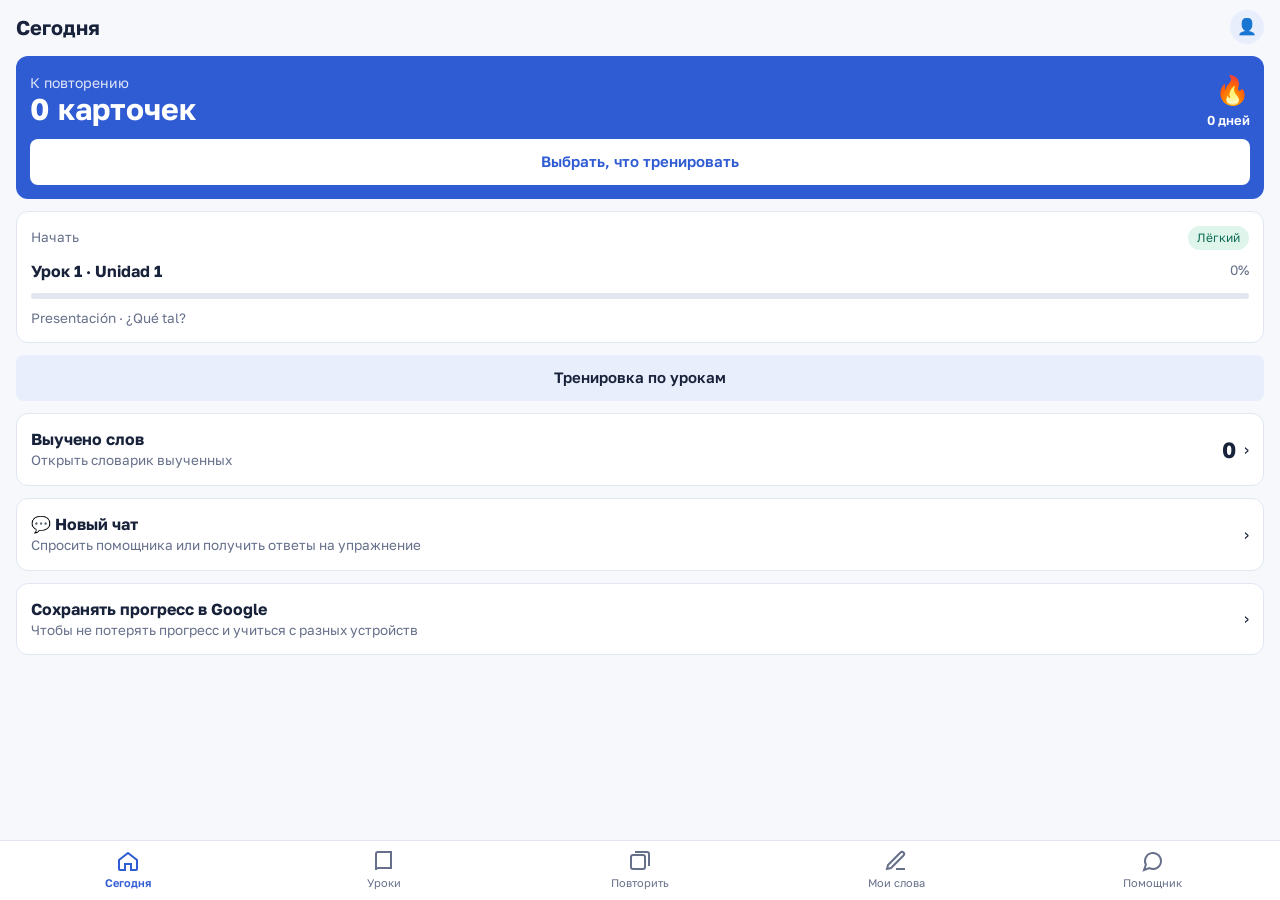
<file: index.html>
<!doctype html>
<html lang="ru" data-style="b">
<head>
<meta charset="utf-8">
<meta name="viewport" content="width=device-width,initial-scale=1,viewport-fit=cover">
<title>espanol.uchit</title>
<meta name="description" content="Испанский по учебнику «Español Actual. Начальный курс»">
<meta name="theme-color" content="#2f5bd3">
<link rel="manifest" href="manifest.webmanifest">
<link rel="icon" href="icons/icon-192.png">
<link rel="apple-touch-icon" href="icons/icon-192.png">
<link rel="preconnect" href="https://fonts.googleapis.com">
<link rel="stylesheet" href="https://fonts.googleapis.com/css2?family=Unbounded:wght@500;700&family=Golos+Text:wght@400;500;600;700&display=swap">
<link rel="stylesheet" href="css/app.css">
</head>
<body>
<header class="top">
  <button class="back" id="back" aria-label="Назад" hidden>
    <svg viewBox="0 0 24 24" fill="none" stroke="currentColor" stroke-width="2.2"><path d="M15 18l-6-6 6-6"/></svg>
  </button>
  <h1 id="title">espanol.uchit</h1>
  <span id="syncDot" class="sync-dot" title="Синхронизация"></span>
  <button class="ava" id="ava" aria-label="Профиль">?</button>
</header>

<main id="view" tabindex="-1"></main>

<nav class="tabs" role="tablist">
  <a href="#/today" data-tab="today"><svg viewBox="0 0 24 24" fill="none" stroke="currentColor" stroke-width="2"><path d="M3 11l9-7 9 7v9a1 1 0 0 1-1 1h-5v-6H9v6H4a1 1 0 0 1-1-1z"/></svg>Сегодня</a>
  <a href="#/lessons" data-tab="lessons"><svg viewBox="0 0 24 24" fill="none" stroke="currentColor" stroke-width="2"><path d="M4 5a2 2 0 0 1 2-2h13v16H6a2 2 0 0 0-2 2z"/><path d="M4 21V5"/></svg>Уроки</a>
  <a href="#/review" data-tab="review"><svg viewBox="0 0 24 24" fill="none" stroke="currentColor" stroke-width="2"><rect x="3" y="6" width="14" height="14" rx="2"/><path d="M7 3h12a2 2 0 0 1 2 2v12"/></svg>Повторить</a>
  <a href="#/my" data-tab="my"><svg viewBox="0 0 24 24" fill="none" stroke="currentColor" stroke-width="2"><path d="M12 20h9"/><path d="M16.5 3.5a2.1 2.1 0 0 1 3 3L7 19l-4 1 1-4z"/></svg>Мои слова</a>
  <a href="#/ai" data-tab="ai"><svg viewBox="0 0 24 24" fill="none" stroke="currentColor" stroke-width="2"><path d="M21 12a8 8 0 0 1-11.6 7.1L4 21l1.9-5.4A8 8 0 1 1 21 12z"/></svg>Помощник</a>
</nav>

<div id="toast" class="toast" role="status" aria-live="polite"></div>

<script src="config.js"></script>
<script type="module" src="js/main.js"></script>
</body>
</html>
</file>
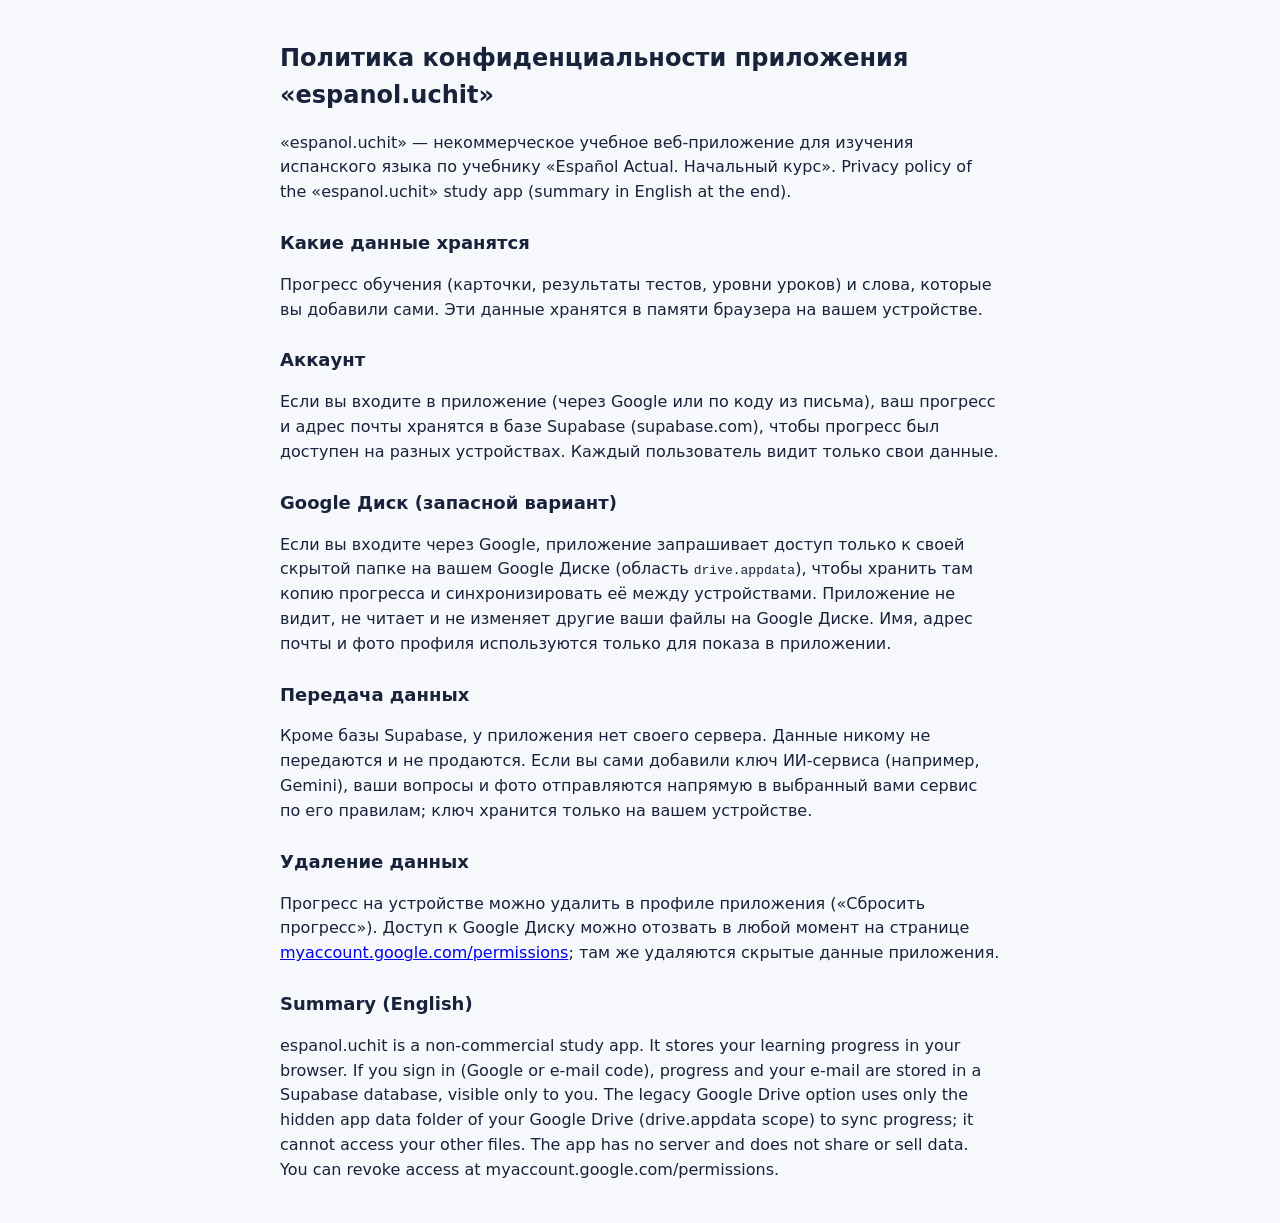
<file: privacy.html>
<!doctype html>
<html lang="ru">
<head>
<meta charset="utf-8">
<meta name="viewport" content="width=device-width,initial-scale=1">
<title>espanol.uchit — политика конфиденциальности</title>
<style>
body{font-family:system-ui,-apple-system,"Segoe UI",Roboto,sans-serif;max-width:720px;margin:0 auto;padding:24px 16px;line-height:1.55;color:#18223a;background:#f6f8fc}
h1{font-size:24px}h2{font-size:18px;margin-top:24px}
</style>
</head>
<body>
<h1>Политика конфиденциальности приложения «espanol.uchit»</h1>
<p>«espanol.uchit» — некоммерческое учебное веб-приложение для изучения испанского языка по учебнику «Español Actual. Начальный курс». Privacy policy of the «espanol.uchit» study app (summary in English at the end).</p>

<h2>Какие данные хранятся</h2>
<p>Прогресс обучения (карточки, результаты тестов, уровни уроков) и слова, которые вы добавили сами. Эти данные хранятся в памяти браузера на вашем устройстве.</p>

<h2>Аккаунт</h2>
<p>Если вы входите в приложение (через Google или по коду из письма), ваш прогресс и адрес почты хранятся в базе Supabase (supabase.com), чтобы прогресс был доступен на разных устройствах. Каждый пользователь видит только свои данные.</p>
<h2>Google Диск (запасной вариант)</h2>
<p>Если вы входите через Google, приложение запрашивает доступ только к своей скрытой папке на вашем Google Диске (область <code>drive.appdata</code>), чтобы хранить там копию прогресса и синхронизировать её между устройствами. Приложение не видит, не читает и не изменяет другие ваши файлы на Google Диске. Имя, адрес почты и фото профиля используются только для показа в приложении.</p>

<h2>Передача данных</h2>
<p>Кроме базы Supabase, у приложения нет своего сервера. Данные никому не передаются и не продаются. Если вы сами добавили ключ ИИ-сервиса (например, Gemini), ваши вопросы и фото отправляются напрямую в выбранный вами сервис по его правилам; ключ хранится только на вашем устройстве.</p>

<h2>Удаление данных</h2>
<p>Прогресс на устройстве можно удалить в профиле приложения («Сбросить прогресс»). Доступ к Google Диску можно отозвать в любой момент на странице <a href="https://myaccount.google.com/permissions">myaccount.google.com/permissions</a>; там же удаляются скрытые данные приложения.</p>

<h2>Summary (English)</h2>
<p>espanol.uchit is a non-commercial study app. It stores your learning progress in your browser. If you sign in (Google or e-mail code), progress and your e-mail are stored in a Supabase database, visible only to you. The legacy Google Drive option uses only the hidden app data folder of your Google Drive (drive.appdata scope) to sync progress; it cannot access your other files. The app has no server and does not share or sell data. You can revoke access at myaccount.google.com/permissions.</p>
</body>
</html>
</file>
<file: css/app.css>
/* Еспаньола — три стиля: a «Сиеста», b «Тетрадь», c «Тёмная» */
:root{
  --display:"Unbounded","Golos Text",system-ui,sans-serif;
  --body:"Golos Text",system-ui,-apple-system,"Segoe UI",Roboto,sans-serif;
  --ok:#16a37f; --bad:#d6372b; --warn:#d98a00;
}
html[data-style="a"]{--bg:#fffaf0;--fg:#2a1d14;--mut:#7d6a5a;--card:#ffffff;--line:#f0e2c8;--acc:#d6372b;--acc2:#f5b301;--soft:#fff0c2;--on-acc:#fff;--head:var(--display);--r:18px;color-scheme:light}
html[data-style="b"]{--bg:#f6f8fc;--fg:#18223a;--mut:#66708a;--card:#ffffff;--line:#e1e6f0;--acc:#2f5bd3;--acc2:#16a37f;--soft:#e8eefc;--on-acc:#fff;--head:var(--body);--r:12px;color-scheme:light}
html[data-style="d"]{--bg:#0d0d0d;--fg:#f2f2f2;--mut:#a3a3a3;--card:#1a1a1a;--line:#2c2c2c;--acc:#ffd000;--acc2:#ffb300;--soft:#262626;--on-acc:#111;--head:var(--body);--r:14px;--ok:#7ed37e;--bad:#ff6b5e;color-scheme:dark}
html[data-style="e"]{--bg:#0d0d0d;--fg:#f2f2f2;--mut:#a3a3a3;--card:#1a1a1a;--line:#2c2c2c;--acc:#e53935;--acc2:#ff7043;--soft:#262626;--on-acc:#fff;--head:var(--body);--r:14px;--ok:#7ed37e;--bad:#ff8a80;color-scheme:dark}
html[data-style="c"]{--bg:#121212;--fg:#e8eaed;--mut:#9aa0a6;--card:#1e1f20;--line:#2e3033;--acc:#8ab4f8;--acc2:#81c995;--soft:#2a2b2e;--on-acc:#0b1a33;--head:var(--body);--r:14px;--ok:#81c995;--bad:#f28b82;color-scheme:dark}

*{box-sizing:border-box}
html,body{margin:0;height:100%}
body{background:var(--bg);color:var(--fg);font-family:var(--body);font-size:16px;line-height:1.45;-webkit-tap-highlight-color:transparent;display:flex;flex-direction:column;overflow:hidden}
button,input,textarea,select{font:inherit;color:inherit}
a{color:var(--acc)}
[hidden]{display:none!important}

.top{display:flex;align-items:center;gap:8px;padding:calc(env(safe-area-inset-top,0px) + 10px) 16px 8px;background:var(--bg)}
.top h1{flex:1;margin:0;font-family:var(--head);font-size:20px;font-weight:700;white-space:nowrap;overflow:hidden;text-overflow:ellipsis}
.back{border:0;background:none;padding:4px;margin-left:-6px;width:34px;height:34px;color:var(--fg);cursor:pointer}
.back svg{width:24px;height:24px}
.ava{width:34px;height:34px;border-radius:50%;border:0;background:var(--soft);color:var(--acc);font-weight:700;cursor:pointer;overflow:hidden;padding:0;flex:none}
.ava img{width:100%;height:100%;object-fit:cover}
.sync-dot{width:8px;height:8px;border-radius:50%;background:transparent;flex:none}
.sync-dot.on{background:var(--ok)}.sync-dot.busy{background:var(--warn)}.sync-dot.err{background:var(--bad)}

main{flex:1;overflow-y:auto;padding:4px 16px 24px;display:flex;flex-direction:column;gap:12px;outline:none;-webkit-overflow-scrolling:touch}
main>*{flex:none}

.tabs{display:grid;grid-template-columns:repeat(5,1fr);border-top:1px solid var(--line);background:var(--card);padding-bottom:env(safe-area-inset-bottom,0px)}
.tabs a{font-size:11px;color:var(--mut);text-decoration:none;padding:8px 0 9px;display:grid;justify-items:center;gap:2px}
.tabs a.on{color:var(--acc);font-weight:600}
.tabs svg{width:24px;height:24px}

.c{background:var(--card);border:1px solid var(--line);border-radius:var(--r);padding:14px}
.c.tight{padding:10px 12px}
.stack{display:grid;gap:10px}
.hero{background:var(--acc);color:var(--on-acc);border:0}
.hero .big{font-family:var(--head);font-size:30px;font-weight:700;line-height:1.1}
.hero .btn{background:var(--card);color:var(--acc)}
.row{display:flex;justify-content:space-between;align-items:center;gap:8px}
.row.start{justify-content:flex-start}
.grow{flex:1;min-width:0}
.mut{color:var(--mut);font-size:13.5px}
.small{font-size:13px}
h2{font-family:var(--head);font-size:17px;margin:8px 0 0;font-weight:700}
h3{font-size:15px;margin:0}
.sec-title{font-size:12px;letter-spacing:.06em;text-transform:uppercase;color:var(--mut);margin:6px 2px -4px}

.btn{display:block;text-align:center;text-decoration:none;font-weight:600;font-size:15px;border:0;border-radius:calc(var(--r) - 4px);padding:12px 14px;background:var(--acc);color:var(--on-acc);cursor:pointer;width:100%}
.btn.ghost{background:var(--soft);color:var(--fg)}
.btn.line{background:transparent;border:1px solid var(--line);color:var(--fg)}
.btn.sm{width:auto;display:inline-block;padding:8px 12px;font-size:14px}
.btn:disabled{opacity:.5}
.btns{display:flex;gap:8px;flex-wrap:wrap}
.btns>.btn{flex:1}

.bar{height:6px;border-radius:3px;background:var(--line);overflow:hidden}
.bar i{display:block;height:100%;background:var(--acc2);transition:width .3s}
.chip{display:inline-block;font-size:12px;padding:3px 9px;border-radius:999px;background:var(--soft);color:var(--mut);white-space:nowrap;border:0}
button.chip{cursor:pointer}
.chip.on{background:var(--acc);color:var(--on-acc)}
.chip.lvl0{background:#dff5ec;color:#0c6b52}.chip.lvl1{background:#fff1cc;color:#8a5a00}.chip.lvl2{background:#fde2df;color:#a3261c}
html[data-style="d"] .chip.lvl0,html[data-style="e"] .chip.lvl0,html[data-style="c"] .chip.lvl0{background:#1e3a2b;color:#81c995}html[data-style="d"] .chip.lvl1,html[data-style="e"] .chip.lvl1,html[data-style="c"] .chip.lvl1{background:#3a3220;color:#fdd663}html[data-style="d"] .chip.lvl2,html[data-style="e"] .chip.lvl2,html[data-style="c"] .chip.lvl2{background:#3c2321;color:#f28b82}

.lesson{display:grid;grid-template-columns:40px 1fr auto;gap:12px;align-items:center;text-decoration:none;color:inherit}
.num{width:40px;height:40px;border-radius:10px;background:var(--soft);display:grid;place-items:center;font-weight:700;font-family:var(--head);color:var(--acc)}
.lesson.empty{opacity:.55}

.seg{display:flex;background:var(--soft);border-radius:999px;padding:3px;gap:2px}
.seg button{flex:1;text-align:center;font-size:13.5px;padding:7px 0;border-radius:999px;border:0;background:none;cursor:pointer;color:var(--fg)}
.seg button.on{background:var(--card);font-weight:600;box-shadow:0 1px 2px rgba(0,0,0,.08)}

.word-row{display:flex;align-items:center;gap:10px;padding:9px 0;border-top:1px solid var(--line)}
.word-row:first-child{border-top:0}
.word-row .es{font-weight:600}
.abc{font-weight:700;color:var(--accent,inherit);padding:10px 0 2px;border-top:1px solid var(--line);font-size:.95em;opacity:.8}
.abc + .word-row{border-top:0}
.word-row .ru{color:var(--mut);font-size:14px}
.word-row .thumb{width:40px;height:40px;border-radius:8px;object-fit:cover;flex:none;background:var(--soft)}
.ic{display:inline-grid;place-items:center;width:36px;height:36px;border-radius:50%;background:var(--soft);font-size:16px;border:0;cursor:pointer;flex:none;text-decoration:none;color:var(--fg)}
.ic.on{background:var(--acc);color:var(--on-acc)}
.ic.rec{background:var(--bad);color:#fff;animation:pulse 1s infinite}
@keyframes pulse{50%{opacity:.6}}
.icons{display:flex;gap:6px}
.g{font-size:11px;color:var(--mut);margin-left:4px;font-weight:400}

table.gt{border-collapse:collapse;width:100%;font-size:14px}
table.gt td{border:1px solid var(--line);padding:6px 8px;vertical-align:top}
table.gt tr:first-child td{background:var(--soft);font-weight:600}
.scroll-x{overflow-x:auto}
ul.pts{margin:6px 0 0;padding-left:18px}
ul.pts li{margin:3px 0}
.ex-list{display:flex;flex-wrap:wrap;gap:6px;margin-top:8px}
.ex-list button{border:1px solid var(--line);background:var(--bg);border-radius:10px;padding:5px 9px;font-size:14px;cursor:pointer;text-align:left}

/* карточка */
.flash{cursor:pointer}
.flash .in{position:relative}
.face{min-height:260px;border-radius:var(--r);background:var(--card);border:1px solid var(--line);display:grid;place-items:center;text-align:center;padding:18px}
.face.fb-back,.flash.flip .face.fb-front{display:none}
.flash.flip .face.fb-back{display:grid;animation:flipIn .3s ease}
@keyframes flipIn{from{transform:rotateX(70deg);opacity:.2}to{transform:none;opacity:1}}
.face img{max-width:100%;max-height:130px;border-radius:10px;margin-bottom:8px}
.word{font-family:var(--head);font-size:28px;font-weight:700;line-height:1.2;word-break:break-word}
.grade{display:grid;grid-template-columns:repeat(3,1fr);gap:8px}
.grade button{font-weight:600;font-size:14px;border-radius:12px;border:1px solid var(--line);background:var(--card);padding:12px 0;cursor:pointer}
.grade button small{display:block;font-weight:400;color:var(--mut);font-size:11.5px}

/* тест */
.q-prompt .listen{width:72px;height:72px;font-size:30px}
.q-prompt{font-family:var(--head);font-size:24px;font-weight:700;text-align:center;line-height:1.25;word-break:break-word}
.q-kind{text-align:center}
.opts{display:grid;gap:8px}
.opts.pics{grid-template-columns:1fr 1fr}
.opt{border:1px solid var(--line);border-radius:12px;padding:13px 12px;background:var(--card);font-size:15.5px;text-align:left;cursor:pointer;width:100%}
.opt img{width:100%;height:110px;object-fit:cover;border-radius:8px;display:block}
.opt.ok{border-color:var(--ok);box-shadow:0 0 0 2px var(--ok) inset}
.opt.bad{border-color:var(--bad);box-shadow:0 0 0 2px var(--bad) inset}
.inp{width:100%;border:1px solid var(--line);border-radius:12px;padding:13px 12px;background:var(--card);font-size:17px}
.inp:focus{outline:2px solid var(--acc);outline-offset:0}
textarea.inp{min-height:120px;font-size:15px;resize:vertical}
.fb{border-radius:12px;padding:10px 12px;font-size:15px}
.fb.ok{background:color-mix(in srgb,var(--ok) 15%,var(--card));}
.fb.bad{background:color-mix(in srgb,var(--bad) 14%,var(--card));}
.fb.almost{background:color-mix(in srgb,var(--warn) 16%,var(--card));}
.tiles{display:flex;flex-wrap:wrap;gap:6px;min-height:46px;padding:6px;border:1px dashed var(--line);border-radius:12px}
.tile{border:1px solid var(--line);background:var(--card);border-radius:10px;padding:7px 10px;font-size:15.5px;cursor:pointer}
.accents{display:flex;gap:6px;flex-wrap:wrap}
.accents button{min-width:36px;padding:6px 0;border-radius:8px;border:1px solid var(--line);background:var(--card);cursor:pointer}

.check{display:flex;align-items:center;gap:10px;padding:8px 0;border-top:1px solid var(--line)}
.check:first-child{border-top:0}
.check input{width:20px;height:20px;accent-color:var(--acc)}

.bubble{padding:10px 12px;border-radius:14px;font-size:15px;max-width:88%;white-space:pre-wrap;word-break:break-word}
.bubble.me{background:var(--acc);color:var(--on-acc);align-self:flex-end}
.bubble.ai{background:var(--card);border:1px solid var(--line);align-self:flex-start}
.chat{display:flex;flex-direction:column;gap:8px}

.toast{position:fixed;left:50%;bottom:calc(76px + env(safe-area-inset-bottom,0px));transform:translateX(-50%) translateY(20px);background:var(--fg);color:var(--bg);padding:10px 14px;border-radius:12px;font-size:14px;opacity:0;pointer-events:none;transition:.25s;max-width:calc(100% - 32px);z-index:10}
.toast.show{opacity:1;transform:translateX(-50%)}
.field{display:grid;gap:4px}
.field label{font-size:13px;color:var(--mut)}
.styles{display:grid;grid-template-columns:repeat(3,1fr);gap:8px}
.styles button{min-width:0}
.styles button{border:1px solid var(--line);border-radius:12px;padding:10px 6px;background:var(--card);cursor:pointer;font-size:13px;display:grid;justify-items:center;gap:6px}
.styles button.on{box-shadow:0 0 0 2px var(--acc) inset}
.sw{width:22px;height:22px;border-radius:50%}
.steps{padding-left:20px;margin:6px 0}
.steps li{margin:6px 0}
code{background:var(--soft);padding:1px 5px;border-radius:5px;font-size:.92em;word-break:break-all}
.empty-note{text-align:center;color:var(--mut);padding:24px 8px}
.credit{font-size:11px;color:var(--mut)}

/* ---------- Чат с помощником ---------- */
main.chatmode{padding:0;gap:0;overflow:hidden}
.chat-scroll{flex:1 1 auto!important;overflow-y:auto;padding:8px 14px 16px;-webkit-overflow-scrolling:touch;scroll-behavior:auto}
.chat{gap:14px;min-height:100%}
.msg{display:flex;gap:10px;align-items:flex-start;animation:msgIn .22s ease-out}
.msg.me{justify-content:flex-end}
.msg .bubble.me{border-radius:20px 20px 6px 20px;padding:10px 14px;max-width:84%;font-size:15.5px;line-height:1.4}
@keyframes msgIn{from{opacity:0;transform:translateY(6px)}to{opacity:1;transform:none}}
.ai-ava,.chat-logo{flex:none;width:30px;height:30px;border-radius:50%;background:linear-gradient(135deg,var(--acc),var(--acc2));color:var(--on-acc);font:700 11px/30px var(--display);text-align:center;letter-spacing:.02em}
.ai-body{flex:1;min-width:0}
.md{font-size:15.5px;line-height:1.55;word-break:break-word}
.md p{margin:0 0 8px}.md p:last-child{margin-bottom:0}
.md h4{font-size:16px;margin:12px 0 6px;font-family:var(--head)}
.md ul,.md ol{margin:4px 0 8px;padding-left:22px}
.md li{margin:3px 0}
.md hr{border:0;border-top:1px solid var(--line);margin:10px 0}
.md pre{background:var(--soft);padding:10px 12px;border-radius:10px;overflow-x:auto;font-size:13.5px;white-space:pre-wrap}
.md code{word-break:normal}
.md-table{overflow-x:auto;margin:6px 0 10px;border:1px solid var(--line);border-radius:10px}
.md table{border-collapse:collapse;width:100%;font-size:14px}
.md th,.md td{padding:7px 10px;border-bottom:1px solid var(--line);text-align:left;vertical-align:top}
.md th{background:var(--soft);font-weight:600}
.md tr:last-child td{border-bottom:0}
.msg.err .md{color:var(--bad)}
.msg-acts{display:flex;gap:4px;margin-top:4px}
.icon-btn{display:inline-flex;align-items:center;gap:5px;border:0;background:none;color:var(--mut);font-size:12.5px;padding:5px 6px;border-radius:8px;cursor:pointer}
.icon-btn:active{background:var(--soft)}
.icon-btn svg{width:16px;height:16px}
.typing{display:flex;gap:4px;padding:11px 4px}
.typing i{width:7px;height:7px;border-radius:50%;background:var(--mut);animation:dot 1.2s infinite ease-in-out}
.typing i:nth-child(2){animation-delay:.15s}.typing i:nth-child(3){animation-delay:.3s}
@keyframes dot{0%,80%,100%{opacity:.25;transform:translateY(0)}40%{opacity:1;transform:translateY(-4px)}}
.chat-empty{margin:auto 0;display:grid;justify-items:center;text-align:center;gap:8px;padding:20px 4px}
.chat-empty .chat-logo{width:52px;height:52px;line-height:52px;font-size:16px}
.chat-empty h2{margin:4px 0 0;font-size:22px}
.chat-empty>.mut{max-width:320px}
.sugg-grid{display:grid;grid-template-columns:1fr 1fr;gap:8px;width:100%;margin-top:10px}
.sugg{text-align:left;border:1px solid var(--line);background:var(--card);border-radius:14px;padding:10px 12px;cursor:pointer;display:grid;gap:3px}
.sugg b{font-size:13.5px;font-weight:600;line-height:1.3}
.sugg span{font-size:12px;color:var(--mut)}
.sugg:active{background:var(--soft)}
.composer{flex:none;padding:8px 12px 6px;background:var(--bg);border-top:1px solid var(--line)}
.composer-box{display:flex;align-items:flex-end;gap:8px;background:var(--card);border:1px solid var(--line);border-radius:24px;padding:6px 6px 6px 16px;transition:border-color .15s}
.composer-box:focus-within{border-color:var(--acc)}
.composer-box textarea{flex:1;border:0;outline:0;background:none;resize:none;font-size:16px;line-height:1.4;padding:7px 0;max-height:140px}
.send-btn{flex:none;width:38px;height:38px;border-radius:50%;border:0;background:var(--acc);color:var(--on-acc);display:grid;place-items:center;cursor:pointer;transition:opacity .15s,transform .1s}
.send-btn svg{width:20px;height:20px}
.send-btn:disabled{opacity:.35}
.send-btn:not(:disabled):active{transform:scale(.92)}
.composer-foot{display:flex;justify-content:space-between;align-items:center;min-height:28px;padding:2px 6px 0}
.composer-foot .mut{font-size:11.5px}
.sheet-wrap{position:fixed;inset:0;background:rgba(0,0,0,.4);z-index:20;display:flex;align-items:flex-end;animation:fadeIn .15s}
.sheet{background:var(--bg);width:100%;max-height:80vh;border-radius:20px 20px 0 0;padding:16px 16px calc(16px + env(safe-area-inset-bottom,0px));display:flex;flex-direction:column;animation:sheetUp .2s ease-out}
.hist-list{overflow-y:auto;display:grid;gap:6px}
.hist-item{display:flex;align-items:center;gap:4px;background:var(--card);border:1px solid var(--line);border-radius:12px;padding-right:4px}
.hist-item.on{border-color:var(--acc)}
.hist-open{flex:1;min-width:0;text-align:left;border:0;background:none;padding:10px 12px;cursor:pointer;display:grid;gap:2px}
.hist-open span{white-space:nowrap;overflow:hidden;text-overflow:ellipsis;font-weight:500}
.hist-open small{color:var(--mut);font-size:12px}
@keyframes fadeIn{from{opacity:0}}
@keyframes sheetUp{from{transform:translateY(40px);opacity:.5}}

.me-col{display:grid;justify-items:end;gap:6px;max-width:84%}
.me-col .bubble.me{max-width:100%}
.msg-img{max-width:180px;max-height:220px;border-radius:14px;border:1px solid var(--line);object-fit:cover}
.attach-btn{flex:none;width:38px;height:38px;margin-left:-10px;border-radius:50%;display:grid;place-items:center;color:var(--mut);cursor:pointer}
.attach-btn:active{background:var(--soft)}
.attach-btn svg{width:22px;height:22px}
.attach-prev{display:flex;align-items:center;gap:8px;padding:0 4px 8px}
.attach-prev img{width:44px;height:44px;border-radius:10px;object-fit:cover;border:1px solid var(--line)}
.attach-prev span{flex:1}
html[data-style="c"] .hero{background:#1c2b45;color:var(--fg)}
html[data-style="d"] .hero{background:#2a2300;color:var(--fg)}html[data-style="e"] .hero{background:#2e1212;color:var(--fg)}
html[data-style="d"] .hero .btn,html[data-style="e"] .hero .btn{background:var(--acc);color:var(--on-acc)}
html[data-style="c"] .hero .btn{background:var(--acc);color:var(--on-acc)}
.topic-grid{display:grid;grid-template-columns:1fr 1fr;gap:8px}
.topic{display:grid;gap:2px;text-decoration:none;color:inherit;padding:12px}
.topic span{font-size:24px}
.topic small{font-size:12px;line-height:1.3}
.sec-row{justify-content:space-between;align-items:flex-end;margin:6px 2px -4px}.sec-row .sec-title{margin:0}.sec-row .chip{font-size:12px;padding:4px 10px;text-decoration:none}
.mode{text-decoration:none;color:inherit;gap:12px}
.mode.on{outline:2px solid var(--acc)}
.timer{gap:10px;align-items:center}.timer .bar{margin:0}.timer .bar i{transition:width .2s linear}
</file>
